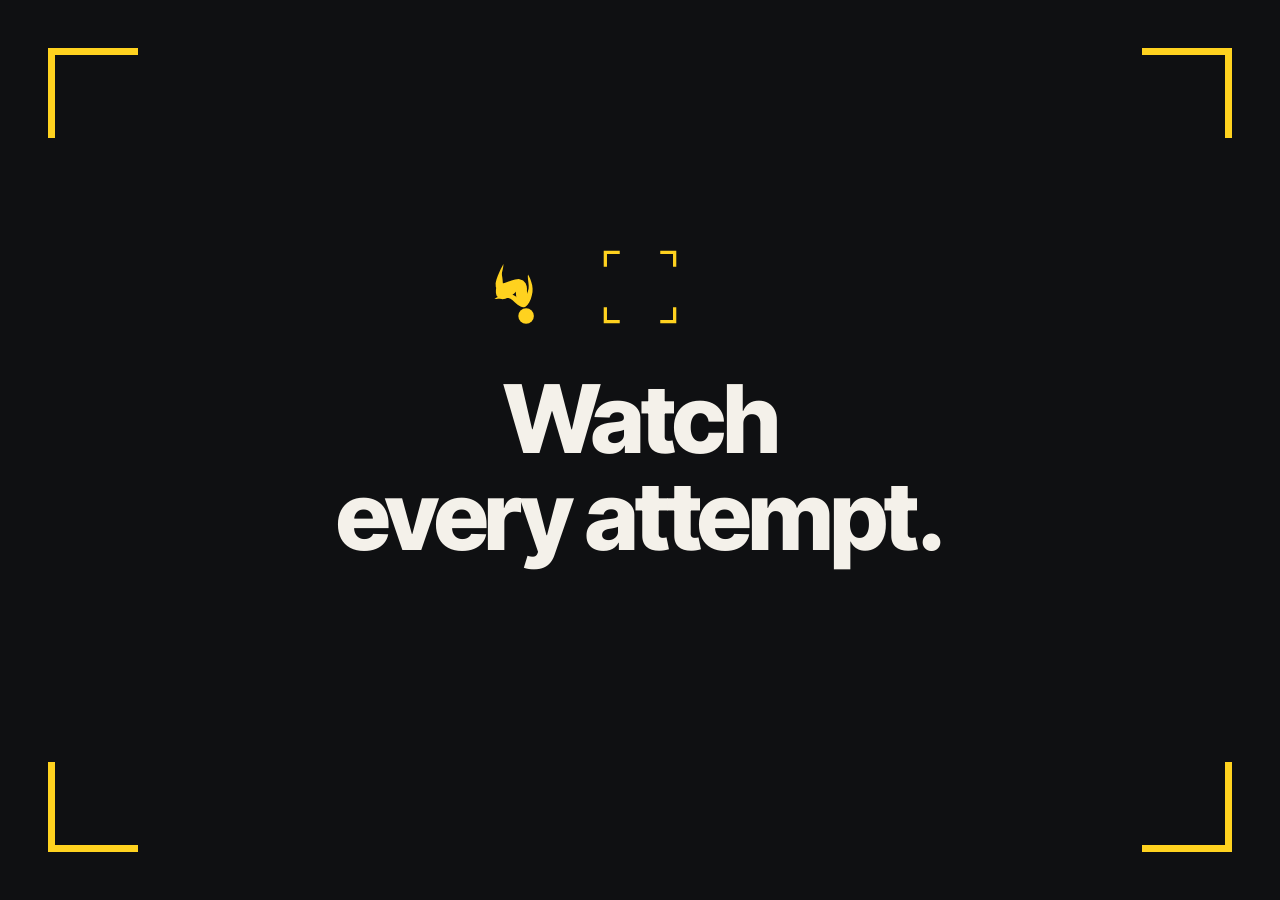
<file: index.html>
<!doctype html>
<html lang="en">
<head>
<meta charset="utf-8">
<meta name="viewport" content="width=device-width, initial-scale=1, viewport-fit=cover">
<title>LateFrame</title>
<meta name="description" content="LateFrame: instant replay for gymnastics. On the App Store for iPhone and iPad.">
<meta name="theme-color" content="#0F1012">
<link rel="canonical" href="https://lateframe.app/">
<link rel="icon" href="assets/mark.svg" type="image/svg+xml">
<link rel="apple-touch-icon" href="apple-touch-icon.png">
<link rel="preload" href="assets/fonts/InterTight-800.woff2" as="font" type="font/woff2" crossorigin>
<link rel="stylesheet" href="assets/site.css?v=7">
<script>
  // The intro (assets/intro.js) starts from a bare page: logo figure, wordmark and links appear as the
  // figure lands. Skipped for reduced motion. If the script never runs, show the finished page anyway.
  if (!matchMedia('(prefers-reduced-motion: reduce)').matches) {
    document.documentElement.classList.add('intro');
    window.lfIntroFallback = setTimeout(() => document.documentElement.classList.remove('intro'), 3000);
  }
</script>
<script src="assets/intro.js?v=1" defer></script>
</head>
<body>
<main class="teaser" id="teaser">
<span class="corner tl"></span><span class="corner tr"></span><span class="corner bl"></span><span class="corner br"></span>
<div class="lockup big" role="img" aria-label="LateFrame">
  <div class="markbox" id="markbox"><img src="assets/mark-corners.svg" alt=""><img class="figure" src="assets/mark-figure.svg" alt=""></div>
  <span class="wordwrap"><img class="word" src="assets/wordmark.svg" alt=""></span>
</div>
<h1 id="headline"><span class="ln"><span class="bl"></span>Watch</span><br><span class="ln"><span class="bl"></span>every attempt.</span></h1>
<a class="store fade d1" href="https://apps.apple.com/app/lateframe/id6819232907">Download on the App Store</a>
<nav class="legal fade d2" aria-label="Legal"><a href="privacy/">Privacy</a><a href="support/">Support</a></nav>
<svg class="stage" id="stage" aria-hidden="true"><g class="rig" id="ghost2" opacity="0"></g><g class="rig" id="ghost1" opacity="0"></g><g class="rig" id="actor"></g></svg>
</main>
</body>
</html>
</file>
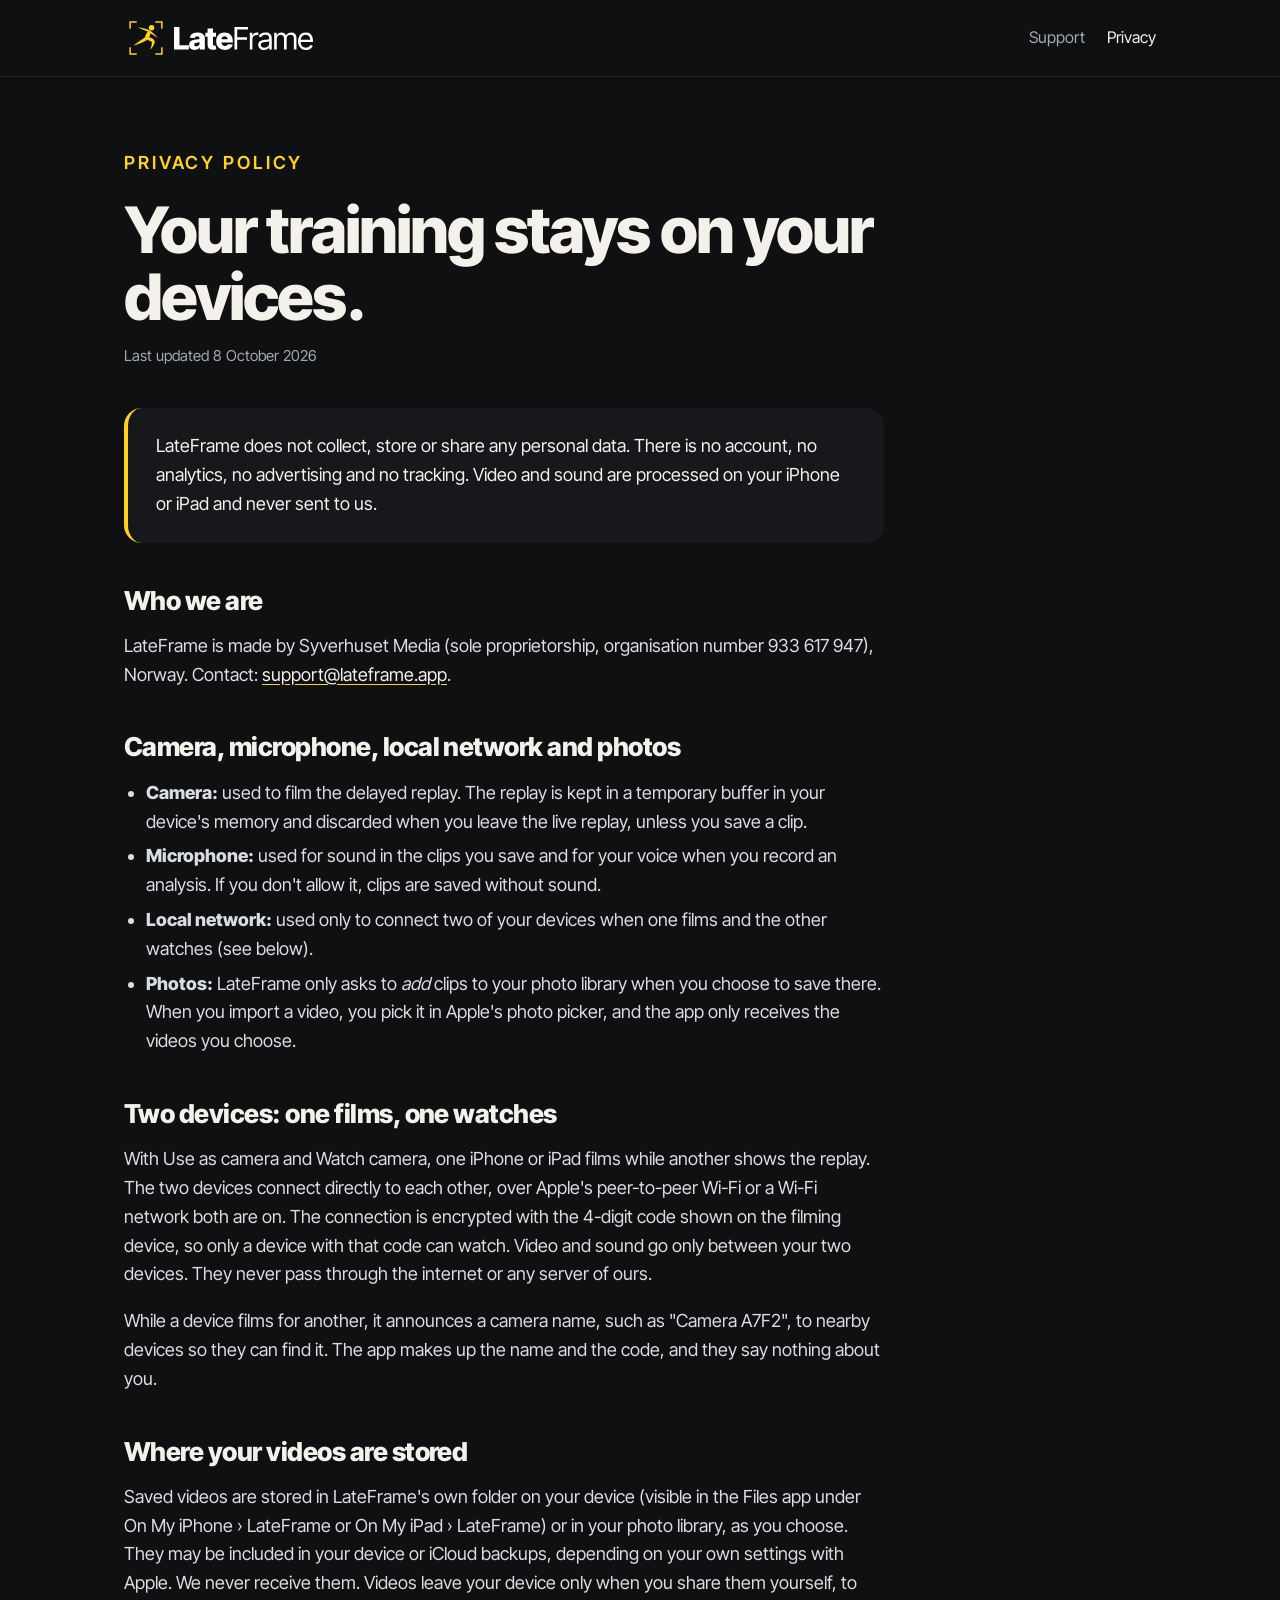
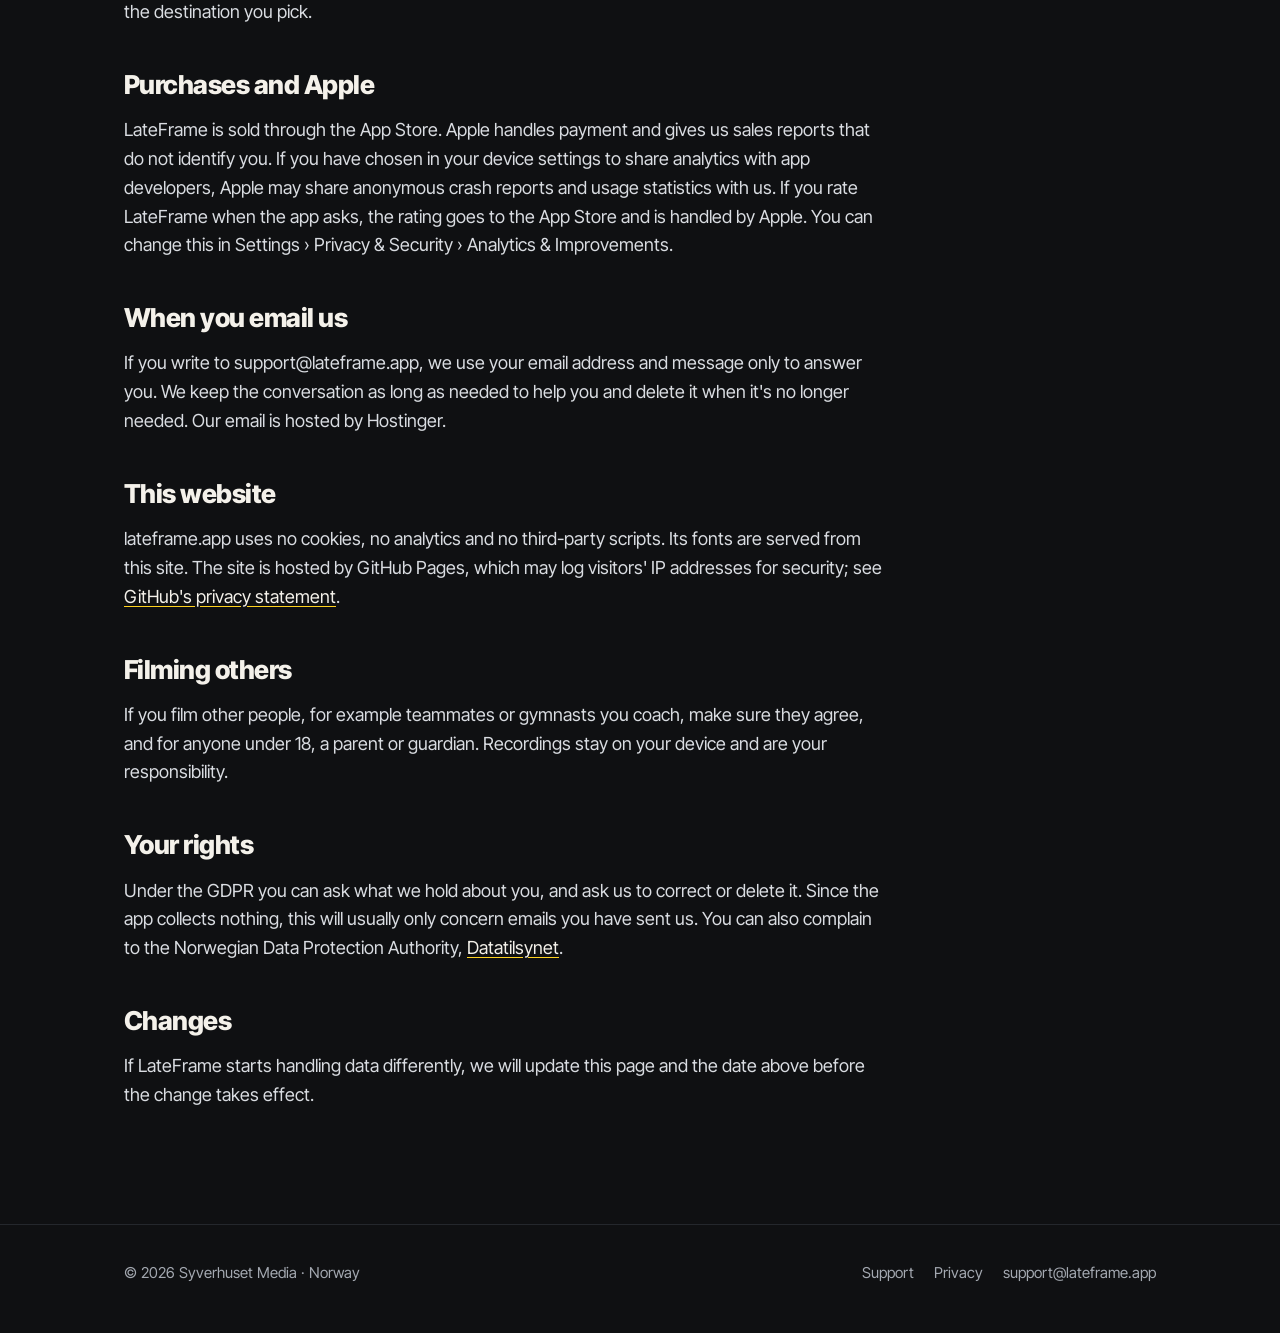
<file: privacy/index.html>
<!doctype html>
<html lang="en">
<head>
<meta charset="utf-8">
<meta name="viewport" content="width=device-width, initial-scale=1">
<title>Privacy policy · LateFrame</title>
<meta name="description" content="LateFrame collects no personal data. Video and sound stay on your own devices.">
<meta name="theme-color" content="#0F1012">
<link rel="canonical" href="https://lateframe.app/privacy/">
<link rel="icon" href="../assets/mark.svg" type="image/svg+xml">
<link rel="apple-touch-icon" href="../apple-touch-icon.png">
<link rel="preload" href="../assets/fonts/InterTight-800.woff2" as="font" type="font/woff2" crossorigin>
<link rel="stylesheet" href="../assets/site.css">
</head>
<body>
<header class="site-header">
<div class="wrap">
<a class="lockup" href="../" aria-label="LateFrame, home"><img class="mark" src="../assets/mark.svg" alt=""><img class="word" src="../assets/wordmark.svg" alt="LateFrame"></a>
<nav class="nav" aria-label="Main"><a href="../support/">Support</a><a href="../privacy/" aria-current="page">Privacy</a></nav>
</div>
</header>
<main>
<div class="wrap"><article class="doc">
<p class="eyebrow">Privacy policy</p>
<h1>Your training stays on your devices.</h1>
<p class="updated">Last updated 8 October 2026</p>
<div class="summary"><p>LateFrame does not collect, store or share any personal data. There is no account, no analytics, no advertising and no tracking. Video and sound are processed on your iPhone or iPad and never sent to us.</p></div>

<h2>Who we are</h2>
<p>LateFrame is made by Syverhuset Media (sole proprietorship, organisation number 933 617 947), Norway. Contact: <a href="mailto:support@lateframe.app">support@lateframe.app</a>.</p>

<h2>Camera, microphone, local network and photos</h2>
<ul>
<li><strong>Camera:</strong> used to film the delayed replay. The replay is kept in a temporary buffer in your device's memory and discarded when you leave the live replay, unless you save a clip.</li>
<li><strong>Microphone:</strong> used for sound in the clips you save and for your voice when you record an analysis. If you don't allow it, clips are saved without sound.</li>
<li><strong>Local network:</strong> used only to connect two of your devices when one films and the other watches (see below).</li>
<li><strong>Photos:</strong> LateFrame only asks to <em>add</em> clips to your photo library when you choose to save there. When you import a video, you pick it in Apple's photo picker, and the app only receives the videos you choose.</li>
</ul>

<h2>Two devices: one films, one watches</h2>
<p>With Use as camera and Watch camera, one iPhone or iPad films while another shows the replay. The two devices connect directly to each other, over Apple's peer-to-peer Wi-Fi or a Wi-Fi network both are on. The connection is encrypted with the 4-digit code shown on the filming device, so only a device with that code can watch. Video and sound go only between your two devices. They never pass through the internet or any server of ours.</p>
<p>While a device films for another, it announces a camera name, such as "Camera A7F2", to nearby devices so they can find it. The app makes up the name and the code, and they say nothing about you.</p>

<h2>Where your videos are stored</h2>
<p>Saved videos are stored in LateFrame's own folder on your device (visible in the Files app under On My iPhone › LateFrame or On My iPad › LateFrame) or in your photo library, as you choose. They may be included in your device or iCloud backups, depending on your own settings with Apple. We never receive them. Videos leave your device only when you share them yourself, to the destination you pick.</p>

<h2>Purchases and Apple</h2>
<p>LateFrame is sold through the App Store. Apple handles payment and gives us sales reports that do not identify you. If you have chosen in your device settings to share analytics with app developers, Apple may share anonymous crash reports and usage statistics with us. If you rate LateFrame when the app asks, the rating goes to the App Store and is handled by Apple. You can change this in Settings › Privacy &amp; Security › Analytics &amp; Improvements.</p>

<h2>When you email us</h2>
<p>If you write to support@lateframe.app, we use your email address and message only to answer you. We keep the conversation as long as needed to help you and delete it when it's no longer needed. Our email is hosted by Hostinger.</p>

<h2>This website</h2>
<p>lateframe.app uses no cookies, no analytics and no third-party scripts. Its fonts are served from this site. The site is hosted by GitHub Pages, which may log visitors' IP addresses for security; see <a href="https://docs.github.com/en/site-policy/privacy-policies/github-general-privacy-statement">GitHub's privacy statement</a>.</p>

<h2>Filming others</h2>
<p>If you film other people, for example teammates or gymnasts you coach, make sure they agree, and for anyone under 18, a parent or guardian. Recordings stay on your device and are your responsibility.</p>

<h2>Your rights</h2>
<p>Under the GDPR you can ask what we hold about you, and ask us to correct or delete it. Since the app collects nothing, this will usually only concern emails you have sent us. You can also complain to the Norwegian Data Protection Authority, <a href="https://www.datatilsynet.no/en/">Datatilsynet</a>.</p>

<h2>Changes</h2>
<p>If LateFrame starts handling data differently, we will update this page and the date above before the change takes effect.</p>
</article></div>
</main>
<footer class="site-footer">
<div class="wrap">
<span>© 2026 Syverhuset Media · Norway</span>
<nav aria-label="Footer"><a href="../support/">Support</a><a href="../privacy/">Privacy</a><a href="mailto:support@lateframe.app">support@lateframe.app</a></nav>
</div>
</footer>
</body>
</html>
</file>
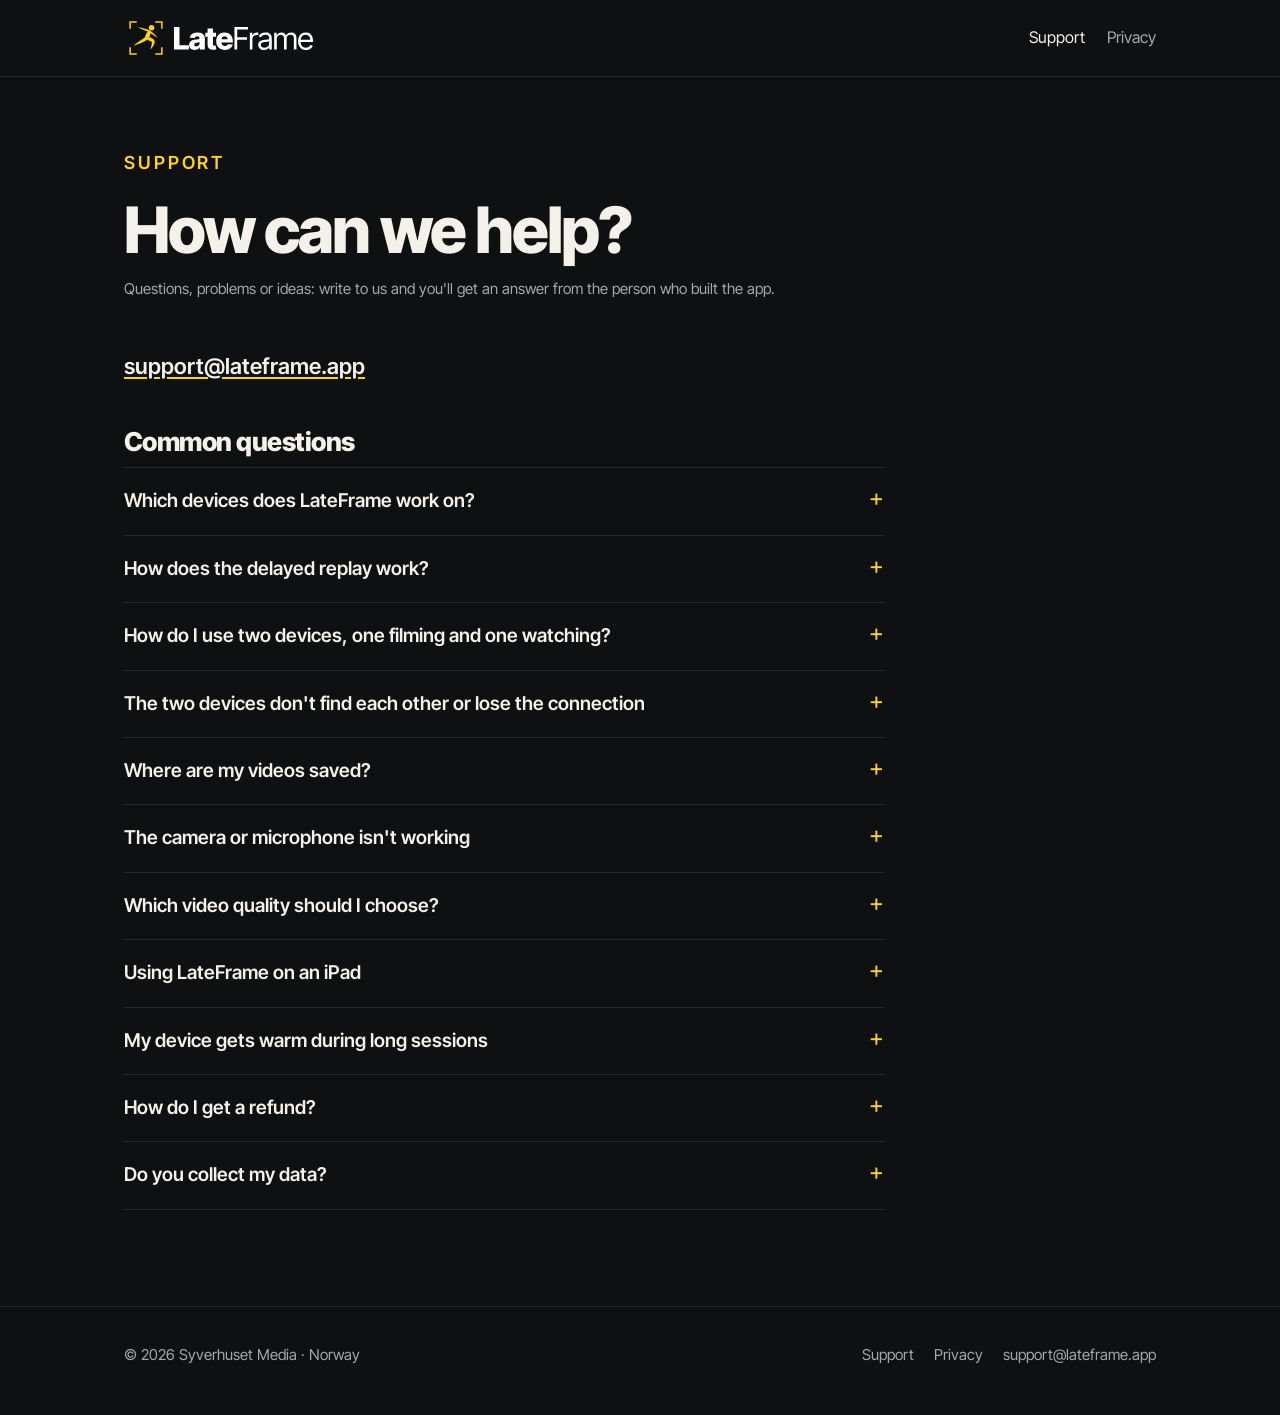
<file: support/index.html>
<!doctype html>
<html lang="en">
<head>
<meta charset="utf-8">
<meta name="viewport" content="width=device-width, initial-scale=1">
<title>Support · LateFrame</title>
<meta name="description" content="Help with LateFrame, the instant replay app for gymnastics.">
<meta name="theme-color" content="#0F1012">
<link rel="canonical" href="https://lateframe.app/support/">
<link rel="icon" href="../assets/mark.svg" type="image/svg+xml">
<link rel="apple-touch-icon" href="../apple-touch-icon.png">
<link rel="preload" href="../assets/fonts/InterTight-800.woff2" as="font" type="font/woff2" crossorigin>
<link rel="stylesheet" href="../assets/site.css">
</head>
<body>
<header class="site-header">
<div class="wrap">
<a class="lockup" href="../" aria-label="LateFrame, home"><img class="mark" src="../assets/mark.svg" alt=""><img class="word" src="../assets/wordmark.svg" alt="LateFrame"></a>
<nav class="nav" aria-label="Main"><a href="../support/" aria-current="page">Support</a><a href="../privacy/">Privacy</a></nav>
</div>
</header>
<main>
<div class="wrap"><article class="doc">
<p class="eyebrow">Support</p>
<h1>How can we help?</h1>
<p class="updated">Questions, problems or ideas: write to us and you'll get an answer from the person who built the app.</p>
<a class="contact" href="mailto:support@lateframe.app">support@lateframe.app</a>

<h2>Common questions</h2>
<div class="faq">
<details><summary>Which devices does LateFrame work on?</summary><p>iPhone and iPad with iOS 17 or later. One purchase covers both.</p></details>
<details><summary>How does the delayed replay work?</summary><p>Start Live replay and put the device where it can see you. The replay plays 10 seconds behind live, so you can finish the skill and walk back to watch it. The camera keeps the last 2 minutes by default (30 seconds to 5 minutes in Settings). Swipe right to go back in time and left to go forward. Tap the delay at the top to jump to live, and tap it again to go back to where you were. Pause and swipe slowly to go through a skill frame by frame.</p></details>
<details><summary>How do I use two devices, one filming and one watching?</summary><p>On the device that films, tap Use as camera. It shows a 4-digit code. On the other device, tap Watch camera, choose the camera and enter the code. Both devices need Wi-Fi turned on, but they don't need to be on a network: they connect directly to each other, so the gym's Wi-Fi isn't needed. Allow Local Network when asked. Once the picture is framed, tap Done to let the filming device sleep and save battery; it keeps filming.</p></details>
<details><summary>The two devices don't find each other or lose the connection</summary><p>Check that Wi-Fi is on on both devices, that both have Local Network allowed in Settings › Apps › LateFrame, and that the code matches the one on the filming device. Keep the devices within sight of each other; walls and long distances weaken the connection. If the connection drops, the watching device reconnects by itself.</p></details>
<details><summary>Where are my videos saved?</summary><p>When you save, you choose Photos, LateFrame's library, or both. The library is a folder on your device that you can also open in the Files app, under On My iPhone › LateFrame or On My iPad › LateFrame. Nothing is uploaded anywhere.</p></details>
<details><summary>The camera or microphone isn't working</summary><p>Check that LateFrame is allowed to use them in Settings › Apps › LateFrame. Without the microphone, clips are saved without sound.</p></details>
<details><summary>Which video quality should I choose?</summary><p>1080p at 30 fps is the default and the best choice for long sessions. 60 fps gives twice as many frames for slow motion and uses more battery. 4K (up to 60 fps) and 120 fps are for short sessions: they drain the battery quickly, warm the device and use a lot of memory, so at 4K the longest delay can be shorter on some devices. When two devices are used, the quality goes up to 1080p at 60 fps. If a camera can't record the setting you chose, for example 4K on some front cameras, LateFrame uses the closest one it can and says so in Settings.</p></details>
<details><summary>Using LateFrame on an iPad</summary><p>On an iPad, the controls sit in the corners and the speeds are buttons. Put the iPad on a stand, and after a few seconds without a touch the controls fade and the delay, speed and hold time show large enough to read from a few metres. Touch the screen to bring the controls back. With an Apple Pencil you can draw on the picture while your finger moves through the replay.</p></details>
<details><summary>My device gets warm during long sessions</summary><p>Filming for a long time warms any phone or tablet. If the device gets hot, LateFrame lowers the frame rate to 30 fps until it has cooled down. Keeping it out of direct sunlight and off chargers helps.</p></details>
<details><summary>How do I get a refund?</summary><p>Purchases are handled by Apple. Request a refund at <a href="https://reportaproblem.apple.com">reportaproblem.apple.com</a>.</p></details>
<details><summary>Do you collect my data?</summary><p>No. See the <a href="../privacy/">privacy policy</a>.</p></details>
</div>
</article></div>
</main>
<footer class="site-footer">
<div class="wrap">
<span>© 2026 Syverhuset Media · Norway</span>
<nav aria-label="Footer"><a href="../support/">Support</a><a href="../privacy/">Privacy</a><a href="mailto:support@lateframe.app">support@lateframe.app</a></nav>
</div>
</footer>
</body>
</html>
</file>
<file: assets/site.css>
/* LateFrame website. Brand: Inter Tight (self-hosted), graphite + signal yellow, see the brand guide. */
@font-face { font-family: "Inter Tight"; font-weight: 400; font-display: swap; src: url("fonts/InterTight-400.woff2") format("woff2"); }
@font-face { font-family: "Inter Tight"; font-weight: 600; font-display: swap; src: url("fonts/InterTight-600.woff2") format("woff2"); }
@font-face { font-family: "Inter Tight"; font-weight: 800; font-display: swap; src: url("fonts/InterTight-800.woff2") format("woff2"); }

:root {
  --yellow: #FFD21F;
  --graphite: #0F1012;
  --panel: #16181C;
  --line: #24272C;
  --chalk: #F4F1EA;
  --body: #D9DCE1;
  --steel: #A3A8B0;
  --max: 1080px;
  --gutter: 24px;
  color-scheme: dark;
}

* { box-sizing: border-box; }
html { -webkit-text-size-adjust: 100%; }
body {
  margin: 0;
  background: var(--graphite);
  color: var(--body);
  font-family: "Inter Tight", -apple-system, system-ui, sans-serif;
  font-size: 18px;
  line-height: 1.6;
  -webkit-font-smoothing: antialiased;
}
a { color: var(--chalk); text-decoration-color: var(--yellow); text-underline-offset: 3px; }
a:hover { color: var(--yellow); }
img { display: block; max-width: 100%; }

.wrap { max-width: var(--max); margin: 0 auto; padding: 0 var(--gutter); }

/* Header */
.site-header { border-bottom: 1px solid var(--line); }
.site-header .wrap { display: flex; align-items: center; justify-content: space-between; gap: 16px; height: 76px; }
.lockup { display: flex; align-items: center; gap: 6px; text-decoration: none; }
.lockup .mark { width: 44px; height: 44px; }
.lockup .word { height: 23px; width: auto; }
.nav { display: flex; gap: 22px; font-size: 16px; }
.nav a { text-decoration: none; color: var(--steel); }
.nav a:hover, .nav a[aria-current="page"] { color: var(--chalk); }

/* Hero */
.hero { padding: 96px 0 72px; }
.eyebrow { font-size: 13px; font-weight: 600; letter-spacing: 0.16em; text-transform: uppercase; color: var(--yellow); margin: 0 0 18px; }
h1, h2, h3 { color: var(--chalk); font-weight: 800; letter-spacing: -0.03em; line-height: 1.05; margin: 0; }
h1 { font-size: clamp(48px, 9vw, 104px); }
.lead { font-size: clamp(19px, 2.4vw, 24px); line-height: 1.45; color: var(--body); max-width: 760px; margin: 26px 0 0; }
.cta { display: flex; flex-wrap: wrap; align-items: center; gap: 16px; margin-top: 40px; }
.pill { display: inline-flex; align-items: center; gap: 10px; padding: 14px 22px; border-radius: 999px; font-weight: 600; font-size: 17px; text-decoration: none; }
.pill-yellow { background: var(--yellow); color: var(--graphite); }
.pill-yellow:hover { color: var(--graphite); background: #FFE36B; }
.cta-note { color: var(--steel); font-size: 16px; }

/* Framed moment (the brand's corner device) */
.frame { position: relative; padding: 44px; }
.frame::before, .frame::after, .frame > .c3, .frame > .c4 { content: ""; position: absolute; width: 34px; height: 34px; border: 0 solid var(--yellow); }
.frame::before { left: 0; top: 0; border-left-width: 5px; border-top-width: 5px; }
.frame::after { right: 0; top: 0; border-right-width: 5px; border-top-width: 5px; }
.frame > .c3 { left: 0; bottom: 0; border-left-width: 5px; border-bottom-width: 5px; }
.frame > .c4 { right: 0; bottom: 0; border-right-width: 5px; border-bottom-width: 5px; }

/* Features */
.section { padding: 72px 0; border-top: 1px solid var(--line); }
.section h2 { font-size: clamp(32px, 5vw, 48px); margin-bottom: 36px; }
.grid { display: grid; grid-template-columns: repeat(3, minmax(0, 1fr)); gap: 20px; }
.card { background: var(--panel); border-radius: 18px; padding: 28px; }
.card h3 { font-size: 22px; letter-spacing: -0.02em; line-height: 1.2; margin-bottom: 10px; }
.card p { margin: 0; font-size: 17px; }
.label { font-size: 13px; font-weight: 600; letter-spacing: 0.16em; text-transform: uppercase; color: var(--yellow); margin-bottom: 14px; }

.origin { display: grid; grid-template-columns: minmax(0, 1fr) minmax(0, 1fr); gap: 40px; align-items: center; }
.origin blockquote { margin: 0; font-size: clamp(28px, 4vw, 40px); font-weight: 800; letter-spacing: -0.03em; line-height: 1.1; color: var(--chalk); }

/* Long-form pages (privacy, support) */
.doc { padding: 72px 0 96px; max-width: 760px; }
.doc h1 { font-size: clamp(40px, 7vw, 64px); }
.doc .updated { color: var(--steel); font-size: 15px; margin: 14px 0 40px; }
.doc h2 { font-size: 26px; letter-spacing: -0.02em; margin: 44px 0 12px; }
.doc p, .doc li { font-size: 18px; }
.doc ul { padding-left: 22px; }
.doc li { margin: 6px 0; }
.summary { background: var(--panel); border-radius: 18px; padding: 24px 28px; margin: 0 0 8px; border-left: 4px solid var(--yellow); }
.summary p { margin: 0; color: var(--chalk); }
.faq details { border-top: 1px solid var(--line); padding: 18px 0; }
.faq details:last-child { border-bottom: 1px solid var(--line); }
.faq summary { cursor: pointer; font-weight: 600; color: var(--chalk); font-size: 19px; list-style: none; display: flex; justify-content: space-between; gap: 16px; }
.faq summary::-webkit-details-marker { display: none; }
.faq summary::after { content: "+"; color: var(--yellow); font-weight: 400; font-size: 24px; line-height: 1; }
.faq details[open] summary::after { content: "−"; }
.faq details p { margin: 12px 0 0; }
.contact { display: inline-block; margin-top: 8px; font-size: 22px; font-weight: 600; }

/* Footer */
.site-footer { border-top: 1px solid var(--line); padding: 36px 0 48px; color: var(--steel); font-size: 15px; }
.site-footer .wrap { display: flex; flex-wrap: wrap; justify-content: space-between; gap: 16px; }
.site-footer nav { display: flex; gap: 20px; }
.site-footer a { color: var(--steel); text-decoration: none; }
.site-footer a:hover { color: var(--chalk); }

@media (max-width: 760px) {
  :root { --gutter: 16px; }
  .hero { padding: 64px 0 48px; }
  .grid, .origin { grid-template-columns: minmax(0, 1fr); }
  .section { padding: 56px 0; }
  .nav { gap: 16px; }
  .lockup .mark { width: 36px; height: 36px; }
  .lockup .word { height: 19px; }
  .frame { padding: 32px 24px; }
}

/* Teaser front page (design B on the canvas: the page is the viewfinder) */
.teaser { position: relative; min-height: 100vh; min-height: 100svh; display: flex; flex-direction: column; align-items: center; justify-content: center; gap: 36px; padding: 120px 40px; text-align: center; }
.teaser .corner { position: absolute; width: 90px; height: 90px; border: 0 solid var(--yellow); }
.teaser .tl { left: 48px; top: 48px; border-left-width: 7px; border-top-width: 7px; }
.teaser .tr { right: 48px; top: 48px; border-right-width: 7px; border-top-width: 7px; }
.teaser .bl { left: 48px; bottom: 48px; border-left-width: 7px; border-bottom-width: 7px; }
.teaser .br { right: 48px; bottom: 48px; border-right-width: 7px; border-bottom-width: 7px; }
.teaser .lockup .mark { width: 56px; height: 56px; }
.teaser .lockup .word { height: 29px; }
.teaser h1 { font-size: clamp(46px, 7.4vw, 104px); line-height: 1.02; letter-spacing: -0.035em; }
.teaser .store { display: inline-flex; align-items: center; padding: 15px 26px; border-radius: 999px; box-shadow: inset 0 0 0 2px var(--yellow); color: var(--yellow); font-weight: 600; font-size: 19px; text-decoration: none; transition: background-color 0.2s ease, color 0.2s ease; }
.teaser .store:hover, .teaser .store:focus-visible { background: var(--yellow); color: var(--graphite); outline: none; }
.teaser .legal { position: absolute; left: 0; right: 0; bottom: 28px; display: flex; justify-content: center; gap: 22px; font-size: 14px; }
.teaser .legal a { color: #5A5F66; text-decoration: none; }
.teaser .legal a:hover { color: var(--chalk); }
@media (max-width: 760px) {
  .teaser { gap: 26px; padding: 100px 28px; }
  .teaser .corner { width: 44px; height: 44px; }
  .teaser .tl, .teaser .tr { top: 20px; } .teaser .bl, .teaser .br { bottom: 20px; }
  .teaser .tl, .teaser .bl { left: 20px; } .teaser .tr, .teaser .br { right: 20px; }
  .teaser .tl { border-left-width: 5px; border-top-width: 5px; } .teaser .tr { border-right-width: 5px; border-top-width: 5px; }
  .teaser .bl { border-left-width: 5px; border-bottom-width: 5px; } .teaser .br { border-right-width: 5px; border-bottom-width: 5px; }
  .teaser .lockup .mark { width: 40px; height: 40px; }
  .teaser .lockup .word { height: 21px; }
  .teaser .store { font-size: 16px; padding: 13px 22px; }
  .teaser .legal { bottom: 30px; font-size: 13px; }
}

/* Front page intro (assets/intro.js): a figure runs along the headline and flips into the mark.
   Without the .intro class on <html> (no JavaScript, reduced motion) the page shows the finished state. */
.lockup.big { --m: 96px; gap: 0; }
.lockup.big .markbox { position: relative; width: var(--m); height: var(--m); }
.lockup.big .markbox img { position: absolute; inset: 0; width: 100%; height: 100%; }
.lockup.big .wordwrap { display: block; overflow: hidden; max-width: 520px; }
.lockup.big .wordwrap .word { height: calc(var(--m) * 0.518); margin-left: calc(var(--m) * 0.12); max-width: none; }
.teaser h1 .bl { display: inline-block; width: 0; height: 0; vertical-align: baseline; }
.teaser .stage { position: absolute; inset: 0; width: 100%; height: 100%; pointer-events: none; overflow: visible; }
.intro .lockup.big .wordwrap { max-width: 0; transition: max-width 1.2s cubic-bezier(.25,.6,.2,1) 0.14s; }
.intro .lockup.big .markbox .figure { opacity: 0; }
.intro .teaser .fade { opacity: 0; transform: translateY(8px); transition: opacity 2s ease, transform 2s ease; }
.intro .teaser .rig { transition: opacity 0.12s linear; }
/* The wordmark opens to its own width (wordmark.svg is 6.036 times as wide as high, plus its left margin,
   plus 0.2 % so no edge is cut off), so the opening takes the whole transition at every size. A fixed, wider
   max-width made it finish early, and sooner on phones. */
.intro .done .lockup.big .wordwrap { max-width: calc(var(--m) * 3.252); }
.intro .done .lockup.big .markbox .figure { opacity: 1; }
.intro .done .fade { opacity: 1; transform: none; }
.intro .done .fade.d1 { transition-delay: 0.45s; }
.intro .done .fade.d2 { transition-delay: 0.75s; }
.intro .done .stage .rig { opacity: 0; }
@media (max-width: 760px) { .lockup.big { --m: 68px; } }
</file>
